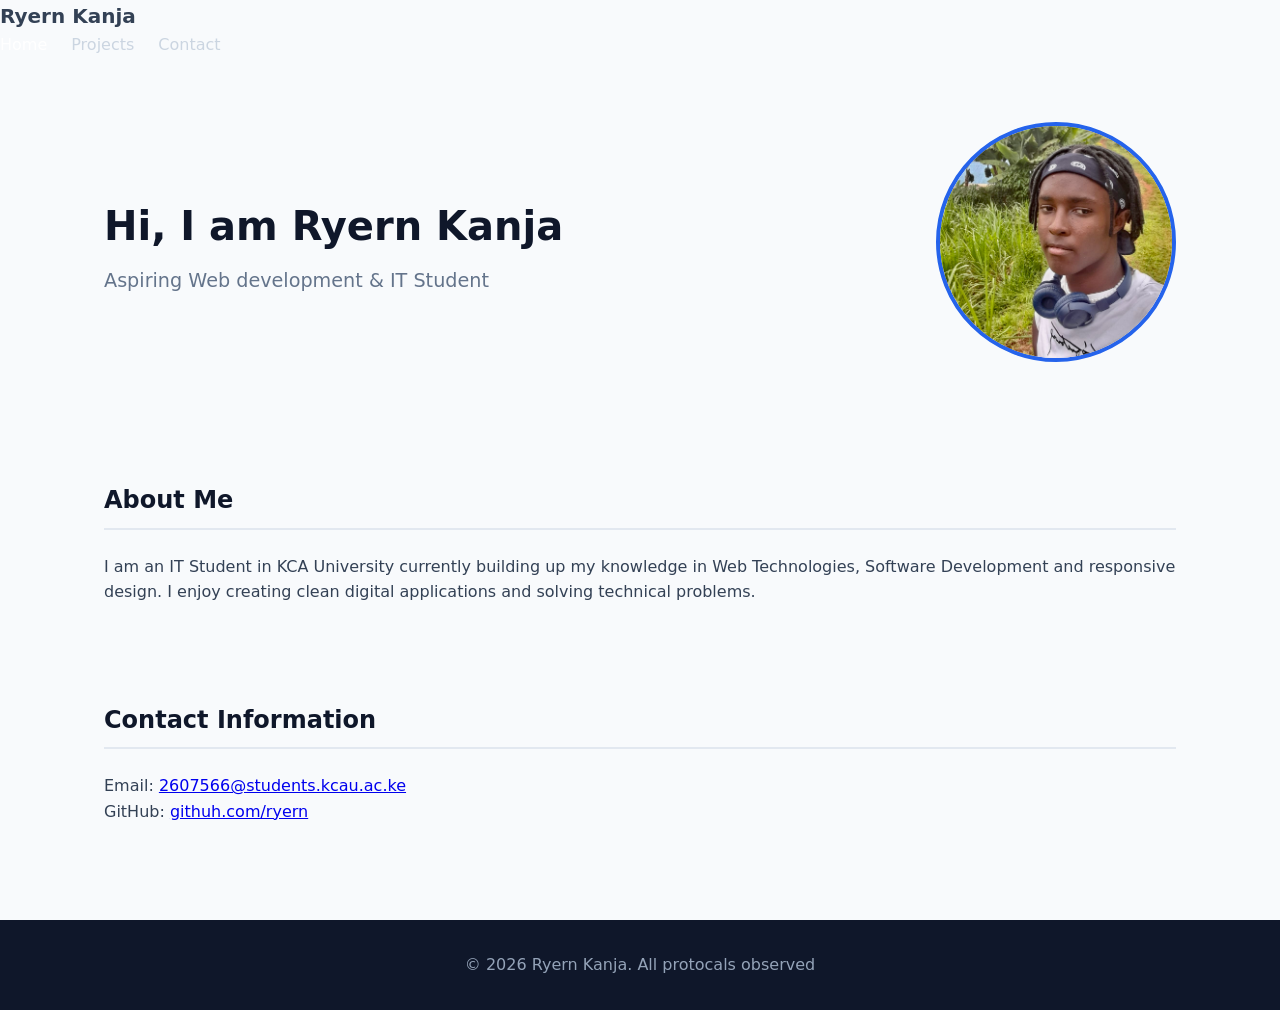
<file: index.html>
<!DOCTYPE html>
<html lang="en">
    <head>
        <meta charset="UTF-8">
        <meta name="viewport" content="width=device-width, initial-scale=1.0">
        <title>Ryern Kanja - Portfolio</title>
        <link rel="stylesheet" href="style.css">
    </head>
    <body>
        <header>
            <nav>
                <div class="logo">Ryern Kanja</div>
                <ul class="nav-links">
                    <li><a href="index.html" class="active">Home</a></li>
                    <li><a href="projects.html">Projects</a></li>
                    <li><a href="#contact">Contact</a></li>
                </ul>
            </nav>
        </header>
        <main>
            <section class="hero">
                <div class="hero-content">
                    <h1>Hi, I am Ryern Kanja</h1>
                    <p class="tagline">Aspiring Web development & IT Student</p>
                </div>
                <div class="hero-image">
                    <img src="profile.jpg" alt="Ryern Kanja profile photo" class="profile-img">
                </div>
            </section>
            <section class="about">
                <h2>About Me</h2>
                <p>I am an IT Student in KCA University currently building up my knowledge in Web Technologies, Software Development and responsive design. I enjoy creating clean digital applications and solving technical problems. </p>
            </section>
            <section id="contact">
                <h2>Contact Information</h2>
                <p>Email: <a href="mailto:2607566@students.kcau.ac.ke">2607566@students.kcau.ac.ke</a></p>
                <p>GitHub: <a href="https://githuh.com/ryern" target="_blank">githuh.com/ryern</a></p>
            </section>
        </main>

        <footer>
            <p>&copy; 2026 Ryern Kanja. All protocals observed</p>
        </footer>
    </body>
</html>
</file>
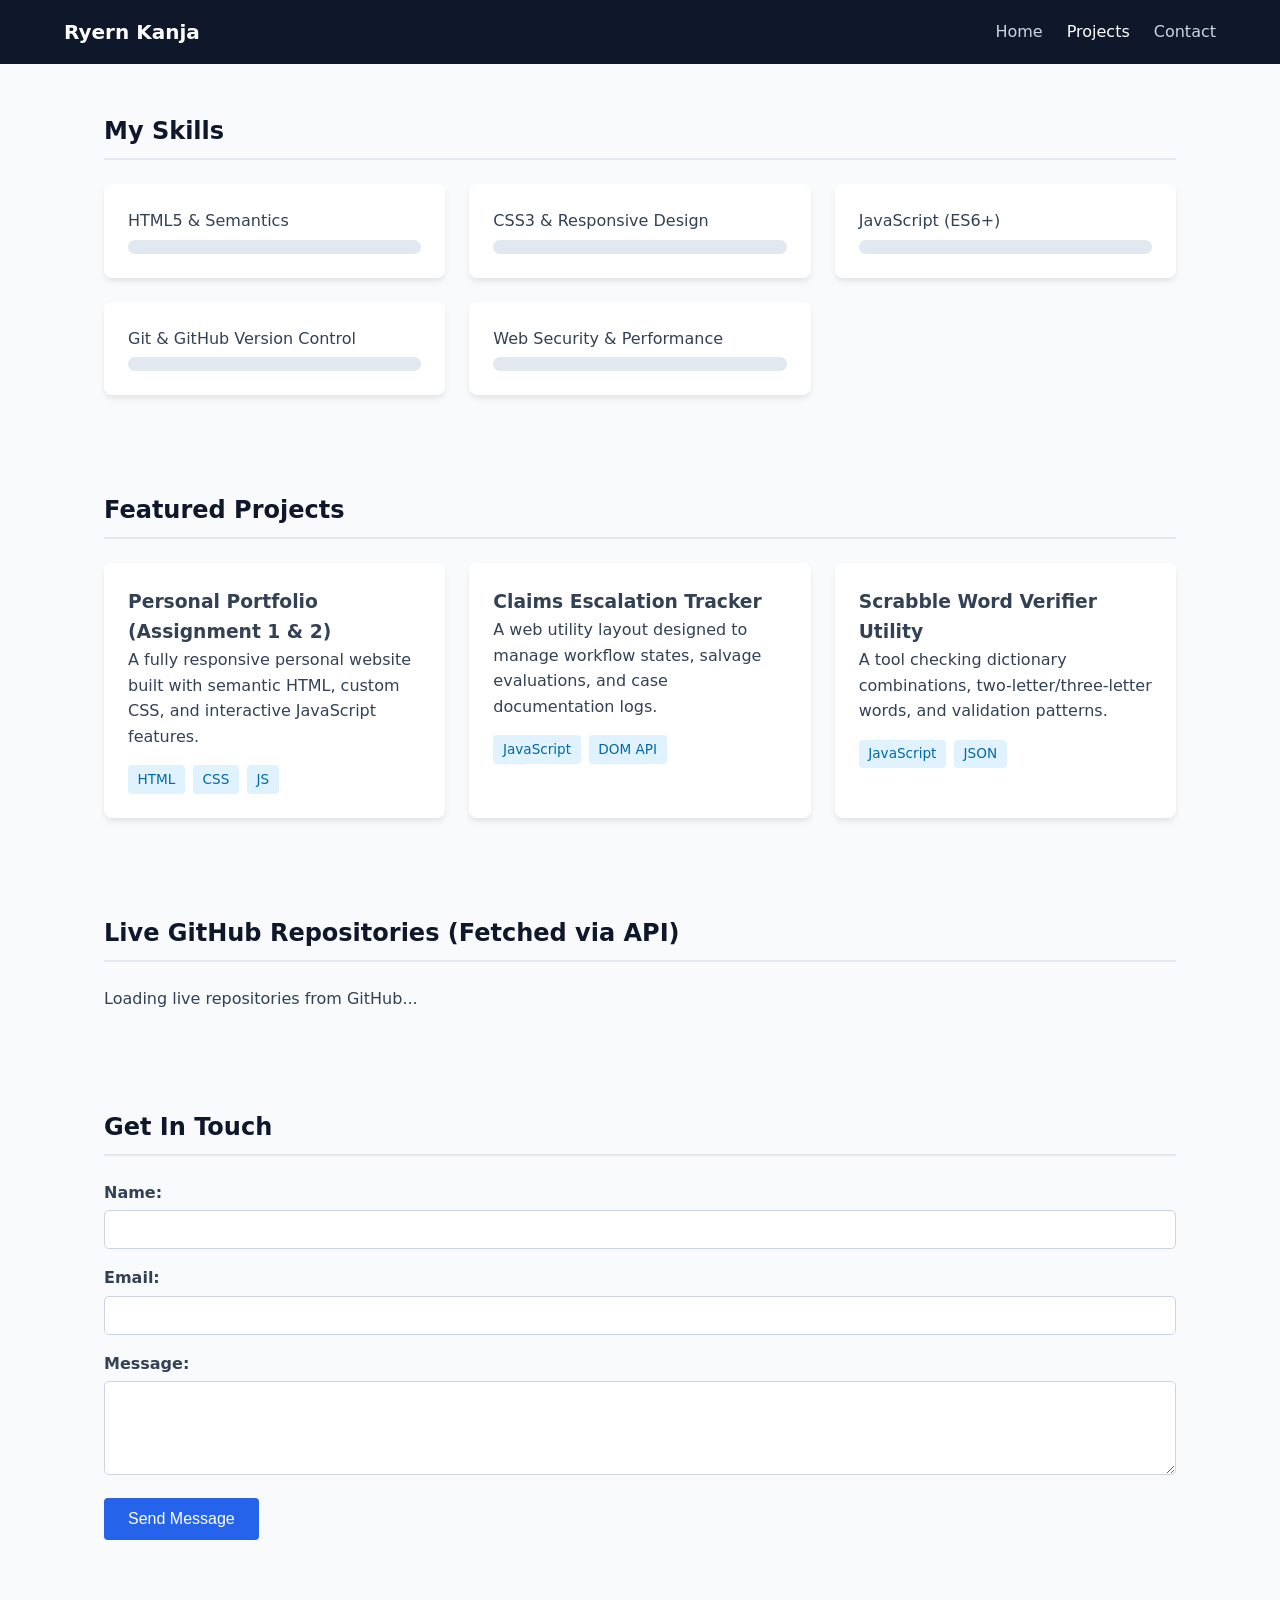
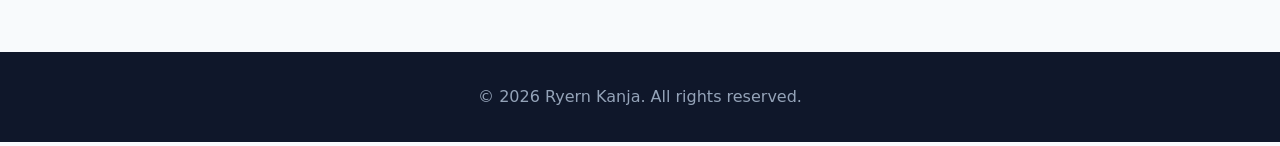
<file: projects.html>
<!DOCTYPE html>
<html lang="en">
<head>
    <meta charset="UTF-8">
    <meta name="viewport" content="width=device-width, initial-scale=1.0">
    <title>Projects & Skills | Ryern Kanja</title>
    <link rel="stylesheet" href="style.css">
</head>
<body>
    <!-- Header & Navigation -->
    <header>
        <nav class="navbar">
            <div class="logo">Ryern Kanja</div>
            <ul class="nav-links">
                <li><a href="index.html">Home</a></li>
                <li><a href="projects.html" class="active">Projects</a></li>
                <li><a href="#contact-form-section">Contact</a></li>
            </ul>
        </nav>
    </header>

    <main>
        <!-- Skills Section -->
        <section class="skills-section">
            <h2>My Skills</h2>
            <div class="skills-grid">
                <div class="skill-card">
                    <span>HTML5 & Semantics</span>
                    <div class="progress-bar"><div class="progress" style="width: 90%;"></div></div>
                </div>
                <div class="skill-card">
                    <span>CSS3 & Responsive Design</span>
                    <div class="progress-bar"><div class="progress" style="width: 85%;"></div></div>
                </div>
                <div class="skill-card">
                    <span>JavaScript (ES6+)</span>
                    <div class="progress-bar"><div class="progress" style="width: 75%;"></div></div>
                </div>
                <div class="skill-card">
                    <span>Git & GitHub Version Control</span>
                    <div class="progress-bar"><div class="progress" style="width: 80%;"></div></div>
                </div>
                <div class="skill-card">
                    <span>Web Security & Performance</span>
                    <div class="progress-bar"><div class="progress" style="width: 70%;"></div></div>
                </div>
            </div>
        </section>

        <!-- Static Projects Section -->
        <section class="projects-section">
            <h2>Featured Projects</h2>
            <div class="project-grid">
                <div class="card">
                    <h3>Personal Portfolio (Assignment 1 & 2)</h3>
                    <p>A fully responsive personal website built with semantic HTML, custom CSS, and interactive JavaScript features.</p>
                    <span class="tech-tag">HTML</span><span class="tech-tag">CSS</span><span class="tech-tag">JS</span>
                </div>
                <div class="card">
                    <h3>Claims Escalation Tracker</h3>
                    <p>A web utility layout designed to manage workflow states, salvage evaluations, and case documentation logs.</p>
                    <span class="tech-tag">JavaScript</span><span class="tech-tag">DOM API</span>
                </div>
                <div class="card">
                    <h3>Scrabble Word Verifier Utility</h3>
                    <p>A tool checking dictionary combinations, two-letter/three-letter words, and validation patterns.</p>
                    <span class="tech-tag">JavaScript</span><span class="tech-tag">JSON</span>
                </div>
            </div>
        </section>

        <!-- Live API Integration Section (Assignment 3) -->
        <section class="api-section">
            <h2>Live GitHub Repositories (Fetched via API)</h2>
            <div id="api-loading" class="loading-state">Loading live repositories from GitHub...</div>
            <div id="repo-container" class="project-grid"></div>
        </section>

        <!-- Contact Form Section with Validation -->
        <section id="contact-form-section" class="form-section">
            <h2>Get In Touch</h2>
            <form id="contactForm">
                <div class="form-group">
                    <label for="name">Name:</label>
                    <input type="text" id="name" required>
                </div>
                <div class="form-group">
                    <label for="email">Email:</label>
                    <input type="email" id="email" required>
                </div>
                <div class="form-group">
                    <label for="message">Message:</label>
                    <textarea id="message" rows="4" required></textarea>
                </div>
                <button type="submit" class="submit-btn">Send Message</button>
                <p id="formFeedback" class="feedback-msg"></p>
            </form>
        </section>
    </main>

    <footer>
        <p>&copy; 2026 Ryern Kanja. All rights reserved.</p>
    </footer>

    <script src="script.js"></script>
</body>
</html>
</file>
<file: style.css>
:root {
    --primary-color: #0f172a;
    --accent-color: #2563eb;
    --bg-color: #f8fafc;
    --card-bg: #ffffff;
    --text-color: #334155;
}

* {
    margin: 0;
    padding: 0;
    box-sizing: border-box;
}

body {
    font-family: system-ui, -apple-system, BlinkMacSystemFont, 'Segoe UI', Roboto, sans-serif;
    background-color: var(--bg-color);
    color: var(--text-color);
    line-height: 1.6;
}

/* Navbar */
.navbar {
    display: flex;
    justify-content: space-between;
    align-items: center;
    padding: 1rem 5%;
    background-color: var(--primary-color);
    color: #fff;
    position: sticky;
    top: 0;
    z-index: 100;
}

.logo {
    font-weight: bold;
    font-size: 1.25rem;
}

.nav-links {
    list-style: none;
    display: flex;
    gap: 1.5rem;
}

.nav-links a {
    color: #cbd5e1;
    text-decoration: none;
    transition: color 0.2s;
}

.nav-links a:hover, .nav-links a.active {
    color: #ffffff;
}

/* Hero Section */
.hero {
    display: flex;
    flex-direction: column-reverse;
    align-items: center;
    padding: 4rem 5%;
    gap: 2rem;
    text-align: center;
}

.hero-content h1 {
    font-size: 2.5rem;
    color: var(--primary-color);
}

.highlight {
    color: var(--accent-color);
}

.tagline {
    font-size: 1.2rem;
    color: #64748b;
    margin-top: 0.5rem;
}

.hero-image img {
    width: 180px;
    height: 180px;
    border-radius: 50%;
    object-fit: cover;
    border: 4px solid var(--accent-color);
}

/* Sections */
section {
    padding: 3rem 5%;
    max-width: 1200px;
    margin: 0 auto;
}

h2 {
    margin-bottom: 1.5rem;
    color: var(--primary-color);
    border-bottom: 2px solid #e2e8f0;
    padding-bottom: 0.5rem;
}

/* Cards & Grids */
.project-grid, .skills-grid {
    display: grid;
    grid-template-columns: repeat(auto-fit, minmax(280px, 1fr));
    gap: 1.5rem;
}

.card, .skill-card {
    background: var(--card-bg);
    padding: 1.5rem;
    border-radius: 8px;
    box-shadow: 0 4px 6px -1px rgb(0 0 0 / 0.1);
}

.tech-tag {
    display: inline-block;
    background: #e0f2fe;
    color: #0369a1;
    padding: 0.2rem 0.6rem;
    border-radius: 4px;
    font-size: 0.85rem;
    margin-top: 1rem;
    margin-right: 0.5rem;
}

/* Progress Bars */
.progress-bar {
    background: #e2e8f0;
    border-radius: 4px;
    height: 10px;
    width: 100%;
    margin-top: 0.5rem;
    overflow: hidden;
}

.progress {
    background: var(--accent-color);
    height: 100%;
    border-radius: 4px;
}

/* Form Styles */
.form-group {
    margin-bottom: 1rem;
}

.form-group label {
    display: block;
    margin-bottom: 0.4rem;
    font-weight: 500;
}

.form-group input, .form-group textarea {
    width: 100%;
    padding: 0.75rem;
    border: 1px solid #cbd5e1;
    border-radius: 4px;
    font-size: 1rem;
}

.submit-btn {
    background-color: var(--accent-color);
    color: white;
    border: none;
    padding: 0.75rem 1.5rem;
    font-size: 1rem;
    border-radius: 4px;
    cursor: pointer;
}

.submit-btn:hover {
    background-color: #1d4ed8;
}

.feedback-msg {
    margin-top: 1rem;
    font-weight: 500;
}

/* Footer */
footer {
    background-color: var(--primary-color);
    color: #94a3b8;
    text-align: center;
    padding: 2rem 5%;
    margin-top: 3rem;
}

.social-links {
    margin-top: 1rem;
    display: flex;
    justify-content: center;
    gap: 1.5rem;
}

.social-links a {
    color: #ffffff;
    text-decoration: none;
}

/* Media Queries for Desktop layout adjustments */
@media (min-width: 768px) {
    .hero {
        flex-direction: row;
        text-align: left;
        justify-content: space-between;
    }
    .hero-image img {
        width: 240px;
        height: 240px;
    }
}
.skill-item {
  margin-bottom: 1rem;
}

.progress-bar {
  background-color: #e2e8f0;
  border-radius: 20px;
  overflow: hidden;
  height: 14px;
  margin-top: 0.35rem;
}

.progress {
  background-color: var(--accent);
  height: 100%;
}

.w-85 { width: 85%; }
.w-80 { width: 80%; }
.w-75 { width: 75%; }
.w-70 { width: 70%; }

.filter-buttons {
  display: flex;
  gap: 0.5rem;
  margin-bottom: 1rem;
  flex-wrap: wrap;
}

.filter-btn,
.btn {
  background-color: var(--accent);
  color: #ffffff;
  border: none;
  padding: 0.55rem 1rem;
  border-radius: 5px;
  cursor: pointer;
}

.filter-btn {
  background-color: #64748b;
}

.filter-btn.active {
  background-color: var(--accent);
}

.projects-grid {
  display: grid;
  grid-template-columns: repeat(auto-fit, minmax(240px, 1fr));
  gap: 1rem;
}

.project-card {
  border: 1px solid #e2e8f0;
  border-radius: 8px;
  padding: 1rem;
  background-color: var(--card-bg);
}

.form-group {
  margin-bottom: 1rem;
}

.form-group label {
  display: block;
  margin-bottom: 0.3rem;
  font-weight: 600;
}

.form-group input,
.form-group textarea {
  width: 100%;
  padding: 0.6rem;
  border: 1px solid #cbd5e1;
  border-radius: 5px;
}

#form-feedback {
  margin-top: 0.75rem;
  font-weight: 600;
}
</file>
